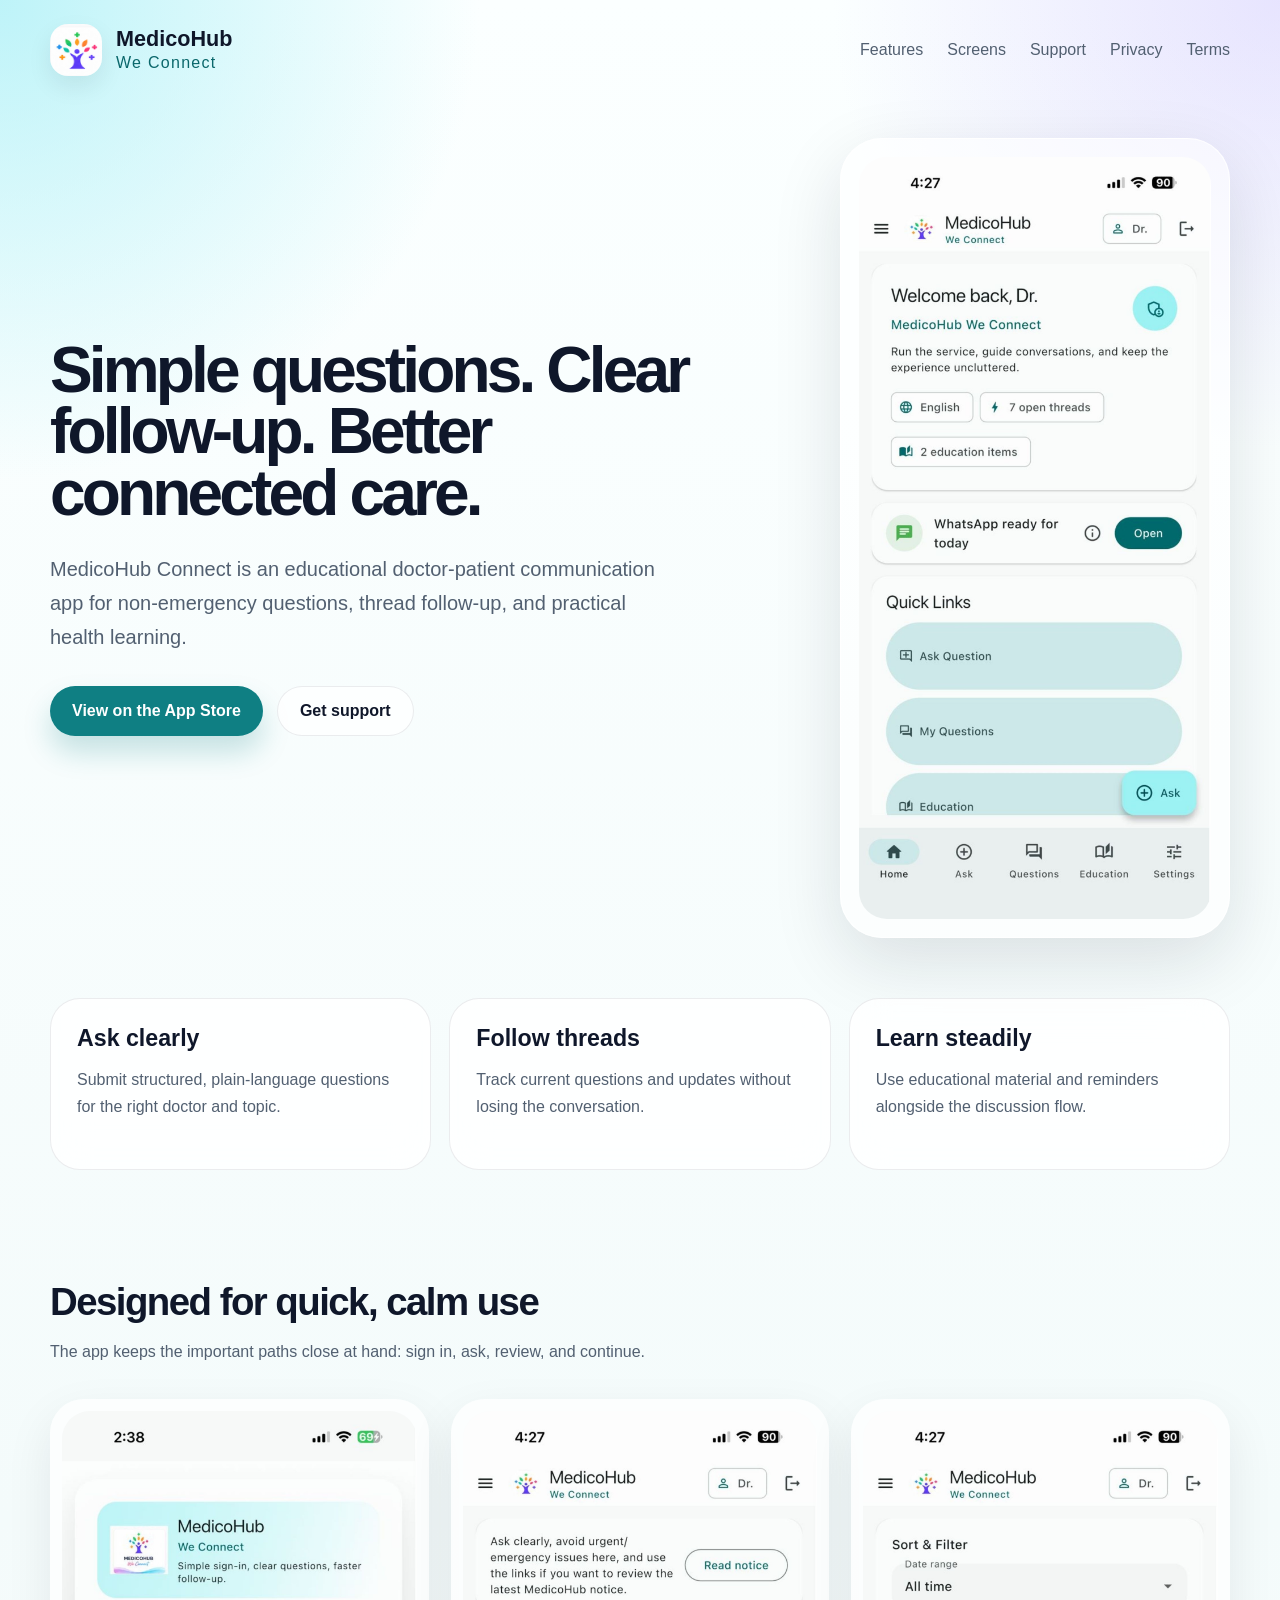
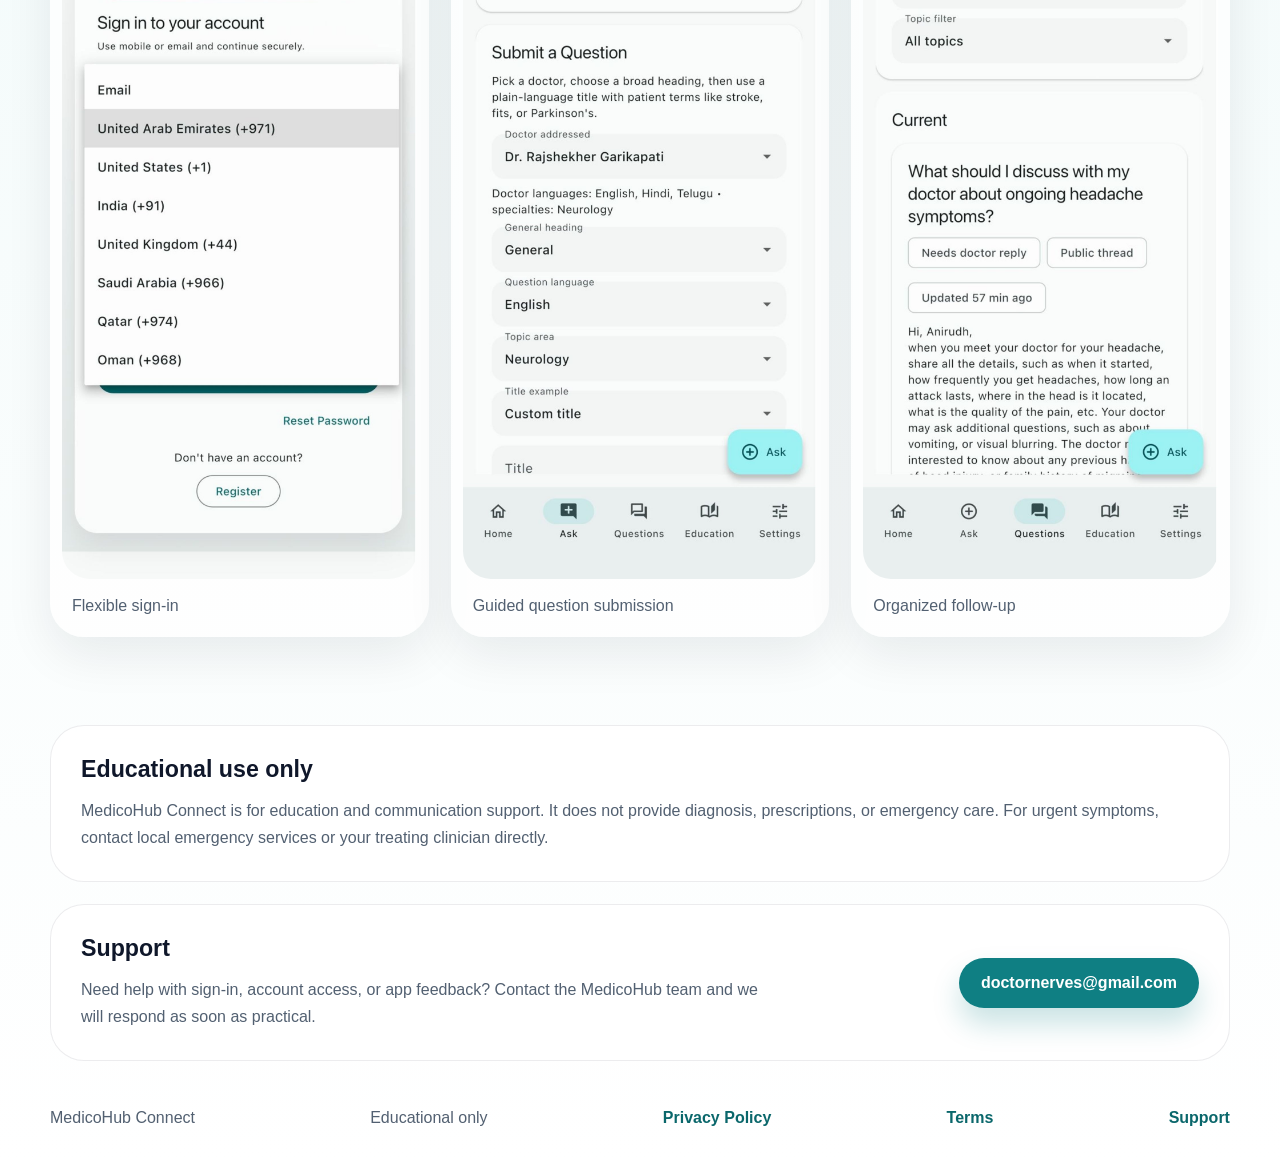
<file: docs/index.html>
<!doctype html>
<html lang="en">
  <head>
    <meta charset="utf-8" />
    <meta name="viewport" content="width=device-width, initial-scale=1" />
    <title>MedicoHub Connect</title>
    <meta
      name="description"
      content="MedicoHub Connect helps patients ask clearer non-emergency questions, follow thread updates, and read educational material from their care team."
    />
    <link rel="stylesheet" href="./site.css" />
  </head>
  <body>
    <header class="topbar">
      <a class="brand" href="#top" aria-label="MedicoHub Connect home">
        <img src="./site-assets/medicohub_icon_light.png" alt="" />
        <span>
          <strong>MedicoHub</strong>
          <em>We Connect</em>
        </span>
      </a>
      <nav aria-label="Primary">
        <a href="#features">Features</a>
        <a href="#screens">Screens</a>
        <a href="#support">Support</a>
        <a href="./privacy.html">Privacy</a>
        <a href="./terms.html">Terms</a>
      </nav>
    </header>

    <main id="top">
      <section class="hero">
        <div class="hero-copy">
          <h1>Simple questions. Clear follow-up. Better connected care.</h1>
          <p>
            MedicoHub Connect is an educational doctor-patient communication app for
            non-emergency questions, thread follow-up, and practical health learning.
          </p>
          <div class="hero-actions">
            <a class="button primary" href="https://apps.apple.com/app/medicohub-connect/id6767483522">
              View on the App Store
            </a>
            <a class="button secondary" href="#support">Get support</a>
          </div>
        </div>
        <div class="hero-device" aria-hidden="true">
          <img src="./site-assets/home.jpg" alt="" />
        </div>
      </section>

      <section id="features" class="feature-band">
        <article>
          <h2>Ask clearly</h2>
          <p>Submit structured, plain-language questions for the right doctor and topic.</p>
        </article>
        <article>
          <h2>Follow threads</h2>
          <p>Track current questions and updates without losing the conversation.</p>
        </article>
        <article>
          <h2>Learn steadily</h2>
          <p>Use educational material and reminders alongside the discussion flow.</p>
        </article>
      </section>

      <section id="screens" class="screens">
        <div class="section-heading">
          <h2>Designed for quick, calm use</h2>
          <p>
            The app keeps the important paths close at hand: sign in, ask, review, and continue.
          </p>
        </div>
        <div class="screen-grid">
          <figure>
            <img src="./site-assets/signin.jpg" alt="Sign-in screen with email option." />
            <figcaption>Flexible sign-in</figcaption>
          </figure>
          <figure>
            <img src="./site-assets/ask.jpg" alt="Ask question screen." />
            <figcaption>Guided question submission</figcaption>
          </figure>
          <figure>
            <img src="./site-assets/questions.jpg" alt="Questions screen with sort and filter controls." />
            <figcaption>Organized follow-up</figcaption>
          </figure>
        </div>
      </section>

      <section class="notice">
        <h2>Educational use only</h2>
        <p>
          MedicoHub Connect is for education and communication support. It does not provide
          diagnosis, prescriptions, or emergency care. For urgent symptoms, contact local emergency
          services or your treating clinician directly.
        </p>
      </section>

      <section id="support" class="support">
        <div>
          <h2>Support</h2>
          <p>
            Need help with sign-in, account access, or app feedback? Contact the MedicoHub team and
            we will respond as soon as practical.
          </p>
        </div>
        <a class="button primary" href="mailto:doctornerves@gmail.com">doctornerves@gmail.com</a>
      </section>
    </main>

    <footer>
      <span>MedicoHub Connect</span>
      <span>Educational only</span>
      <a href="./privacy.html">Privacy Policy</a>
      <a href="./terms.html">Terms</a>
      <a href="./support.html">Support</a>
    </footer>
  </body>
</html>
</file>
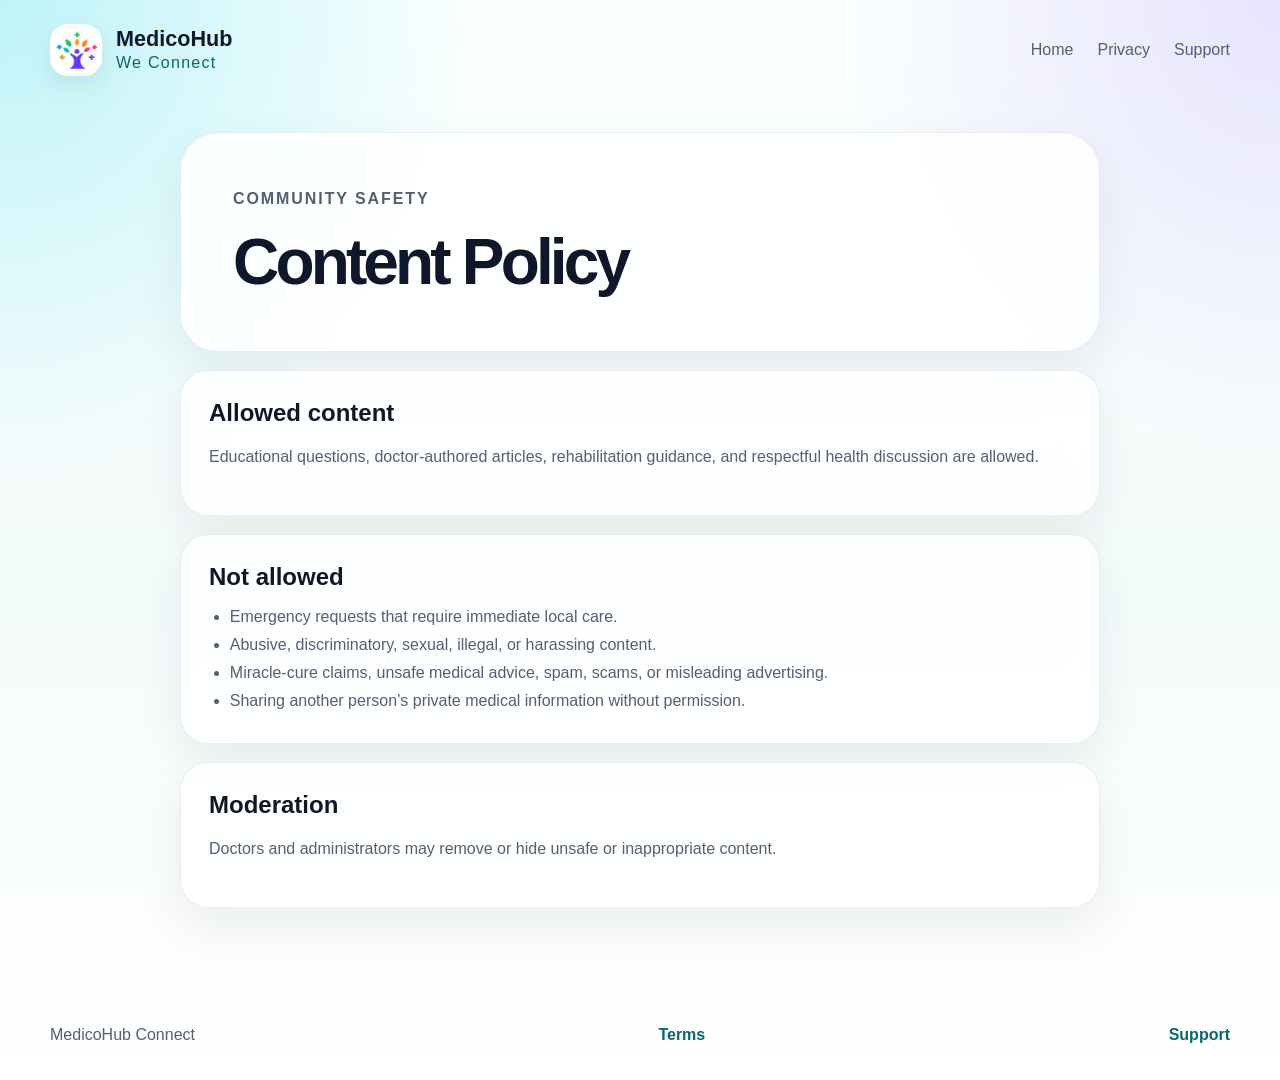
<file: docs/content-policy.html>
<!doctype html>
<html lang="en">
  <head>
    <meta charset="utf-8" />
    <meta name="viewport" content="width=device-width, initial-scale=1" />
    <title>Content Policy | MedicoHub Connect</title>
    <link rel="stylesheet" href="./site.css" />
  </head>
  <body>
    <header class="topbar">
      <a class="brand" href="./"><img src="./site-assets/medicohub_icon_light.png" alt="" /><span><strong>MedicoHub</strong><em>We Connect</em></span></a>
      <nav aria-label="Primary"><a href="./">Home</a><a href="./privacy.html">Privacy</a><a href="./support.html">Support</a></nav>
    </header>
    <main class="legal-page">
      <section class="legal-hero">
        <p class="eyebrow">Community safety</p>
        <h1>Content Policy</h1>
      </section>
      <section class="legal-card">
        <h2>Allowed content</h2>
        <p>Educational questions, doctor-authored articles, rehabilitation guidance, and respectful health discussion are allowed.</p>
      </section>
      <section class="legal-card">
        <h2>Not allowed</h2>
        <ul>
          <li>Emergency requests that require immediate local care.</li>
          <li>Abusive, discriminatory, sexual, illegal, or harassing content.</li>
          <li>Miracle-cure claims, unsafe medical advice, spam, scams, or misleading advertising.</li>
          <li>Sharing another person’s private medical information without permission.</li>
        </ul>
      </section>
      <section class="legal-card">
        <h2>Moderation</h2>
        <p>Doctors and administrators may remove or hide unsafe or inappropriate content.</p>
      </section>
    </main>
    <footer><span>MedicoHub Connect</span><a href="./terms.html">Terms</a><a href="./support.html">Support</a></footer>
  </body>
</html>
</file>
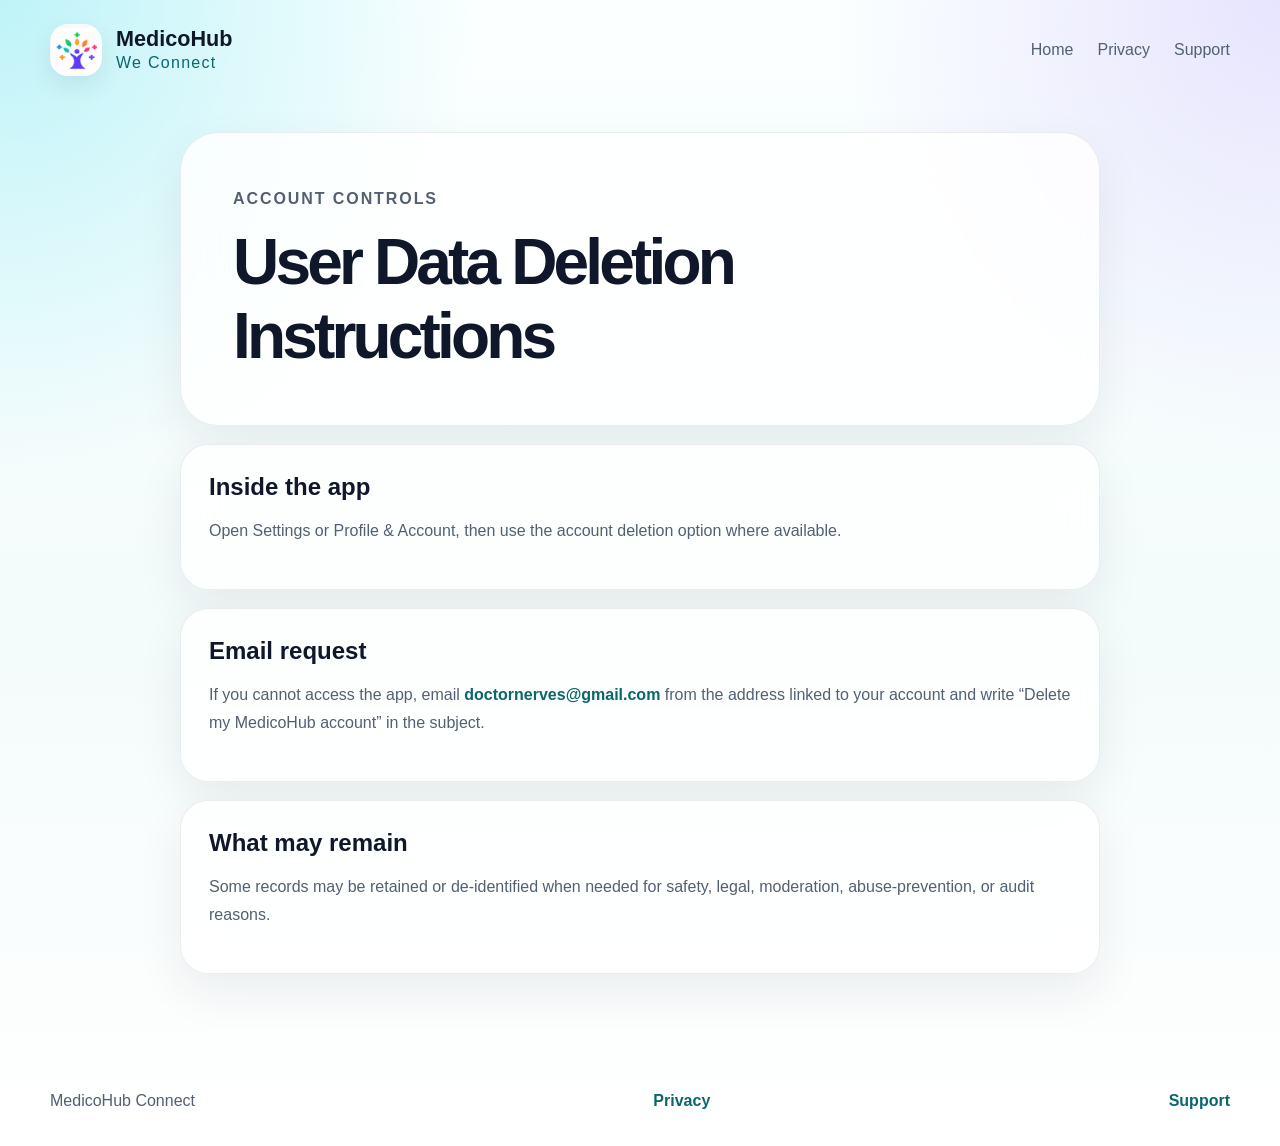
<file: docs/delete-account.html>
<!doctype html>
<html lang="en">
  <head>
    <meta charset="utf-8" />
    <meta name="viewport" content="width=device-width, initial-scale=1" />
    <title>Delete Account | MedicoHub Connect</title>
    <link rel="stylesheet" href="./site.css" />
  </head>
  <body>
    <header class="topbar">
      <a class="brand" href="./"><img src="./site-assets/medicohub_icon_light.png" alt="" /><span><strong>MedicoHub</strong><em>We Connect</em></span></a>
      <nav aria-label="Primary"><a href="./">Home</a><a href="./privacy.html">Privacy</a><a href="./support.html">Support</a></nav>
    </header>
    <main class="legal-page">
      <section class="legal-hero">
        <p class="eyebrow">Account controls</p>
        <h1>User Data Deletion Instructions</h1>
      </section>
      <section class="legal-card">
        <h2>Inside the app</h2>
        <p>Open Settings or Profile & Account, then use the account deletion option where available.</p>
      </section>
      <section class="legal-card">
        <h2>Email request</h2>
        <p>
          If you cannot access the app, email
          <a href="mailto:doctornerves@gmail.com">doctornerves@gmail.com</a> from the address linked
          to your account and write “Delete my MedicoHub account” in the subject.
        </p>
      </section>
      <section class="legal-card">
        <h2>What may remain</h2>
        <p>
          Some records may be retained or de-identified when needed for safety, legal,
          moderation, abuse-prevention, or audit reasons.
        </p>
      </section>
    </main>
    <footer><span>MedicoHub Connect</span><a href="./privacy.html">Privacy</a><a href="./support.html">Support</a></footer>
  </body>
</html>
</file>
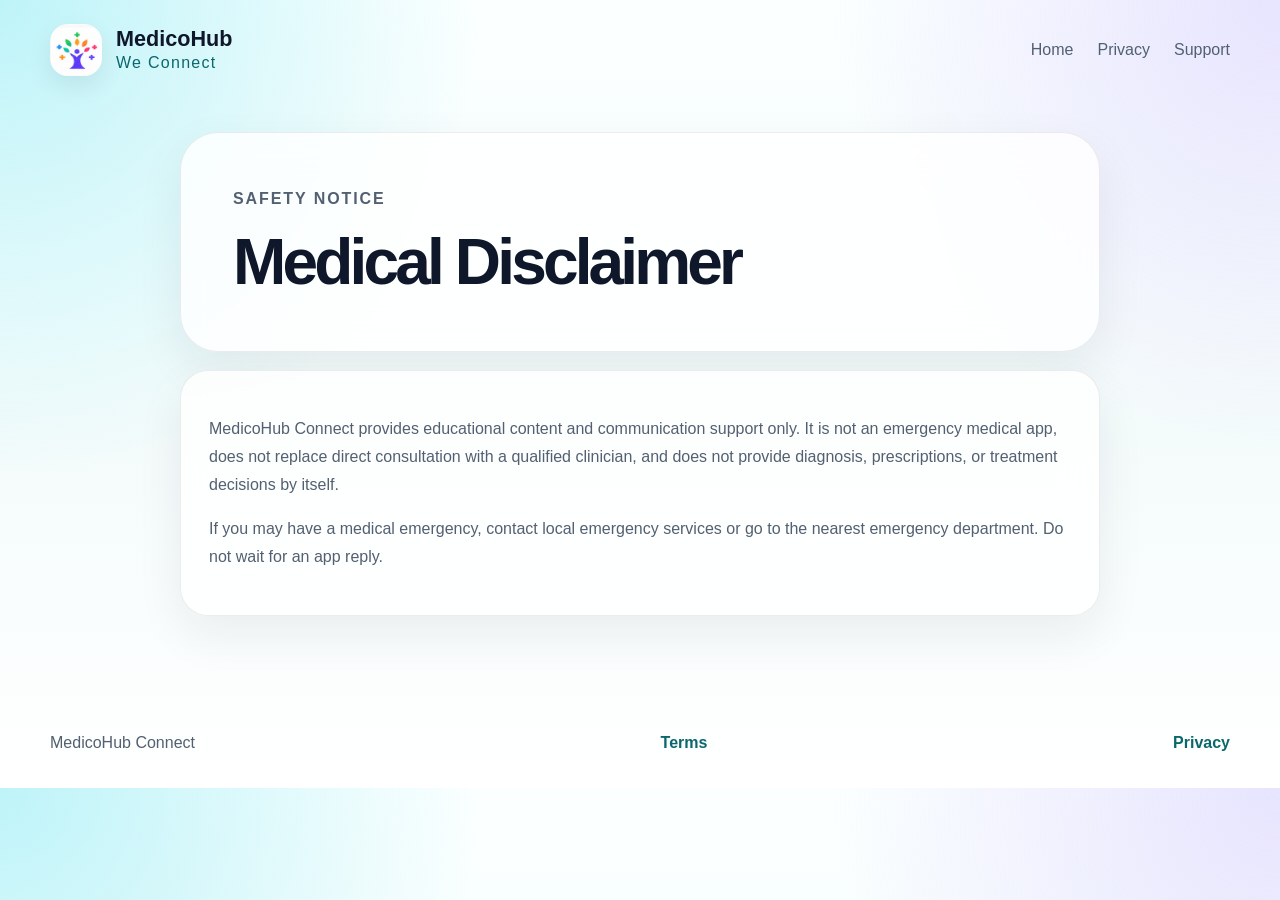
<file: docs/disclaimer.html>
<!doctype html>
<html lang="en">
  <head>
    <meta charset="utf-8" />
    <meta name="viewport" content="width=device-width, initial-scale=1" />
    <title>Medical Disclaimer | MedicoHub Connect</title>
    <link rel="stylesheet" href="./site.css" />
  </head>
  <body>
    <header class="topbar">
      <a class="brand" href="./"><img src="./site-assets/medicohub_icon_light.png" alt="" /><span><strong>MedicoHub</strong><em>We Connect</em></span></a>
      <nav aria-label="Primary"><a href="./">Home</a><a href="./privacy.html">Privacy</a><a href="./support.html">Support</a></nav>
    </header>
    <main class="legal-page">
      <section class="legal-hero">
        <p class="eyebrow">Safety notice</p>
        <h1>Medical Disclaimer</h1>
      </section>
      <section class="legal-card">
        <p>
          MedicoHub Connect provides educational content and communication support only.
          It is not an emergency medical app, does not replace direct consultation with a
          qualified clinician, and does not provide diagnosis, prescriptions, or treatment
          decisions by itself.
        </p>
        <p>
          If you may have a medical emergency, contact local emergency services or go to
          the nearest emergency department. Do not wait for an app reply.
        </p>
      </section>
    </main>
    <footer><span>MedicoHub Connect</span><a href="./terms.html">Terms</a><a href="./privacy.html">Privacy</a></footer>
  </body>
</html>
</file>
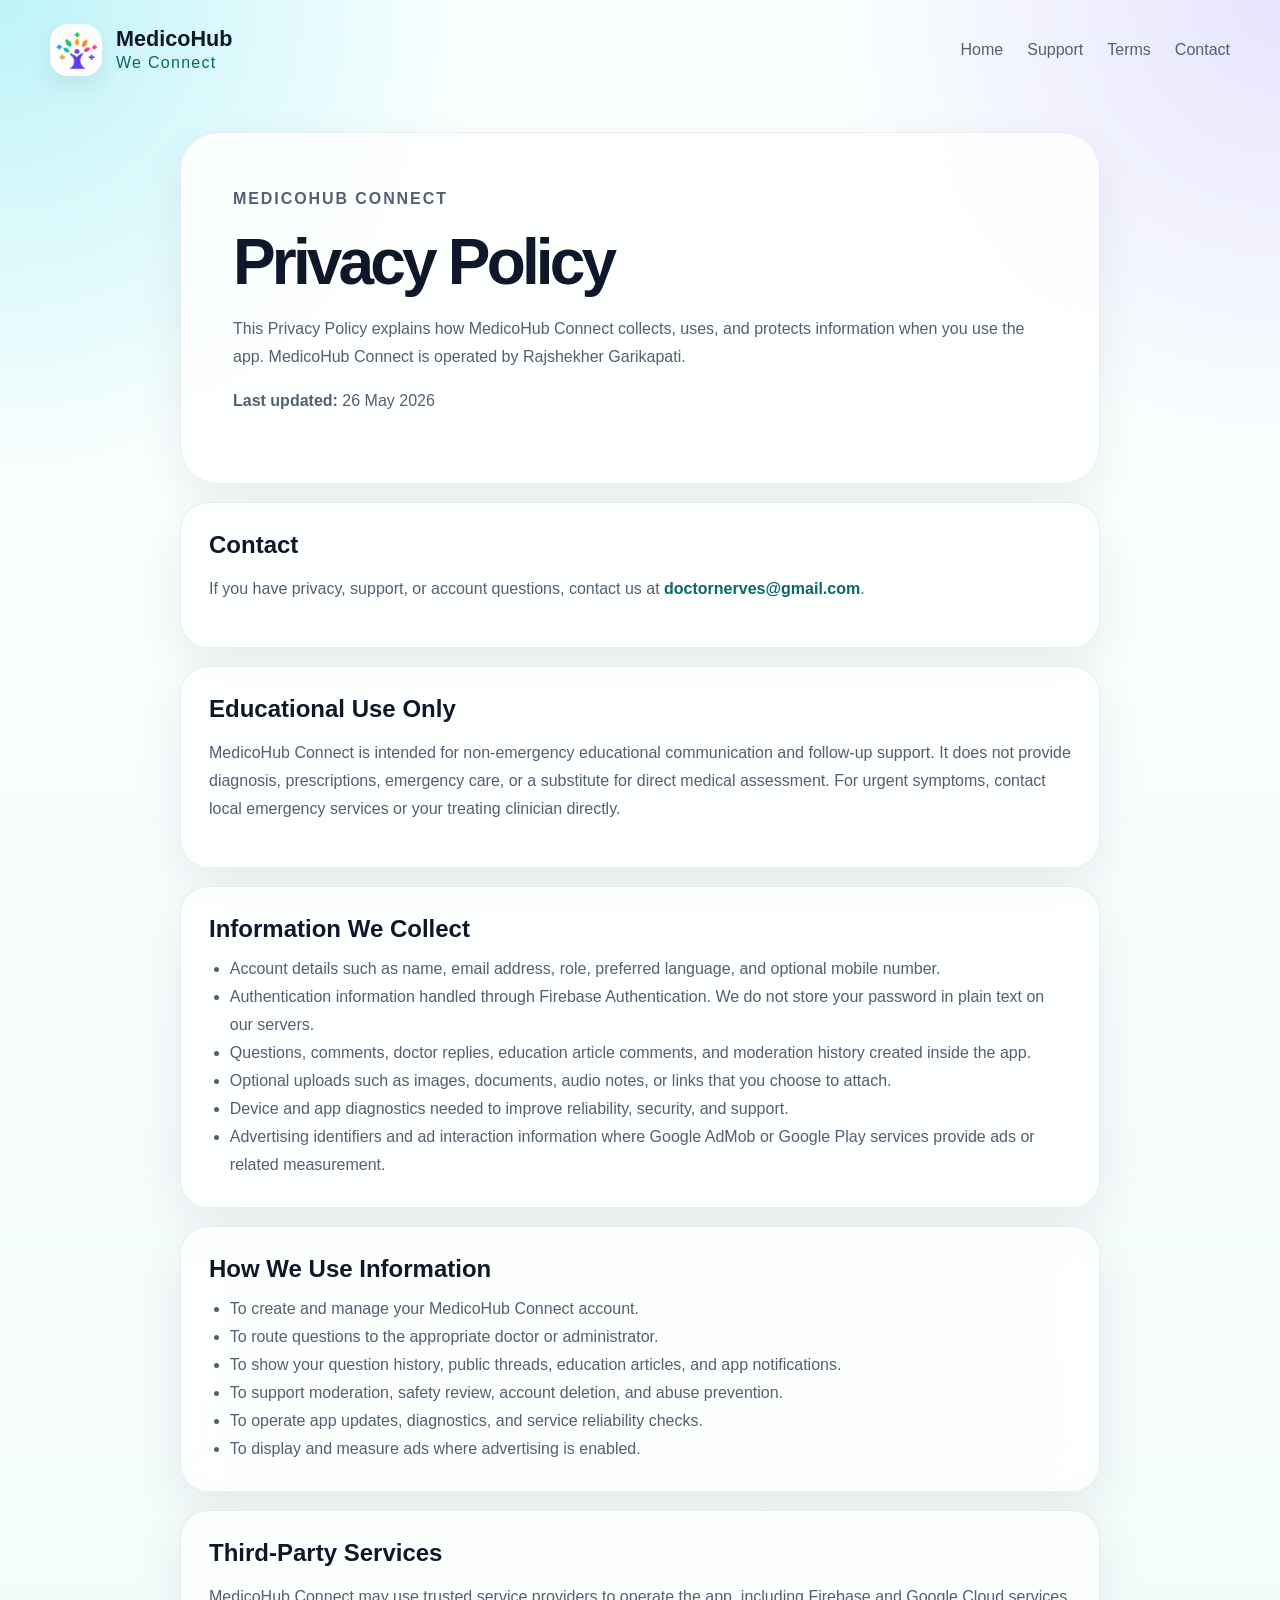
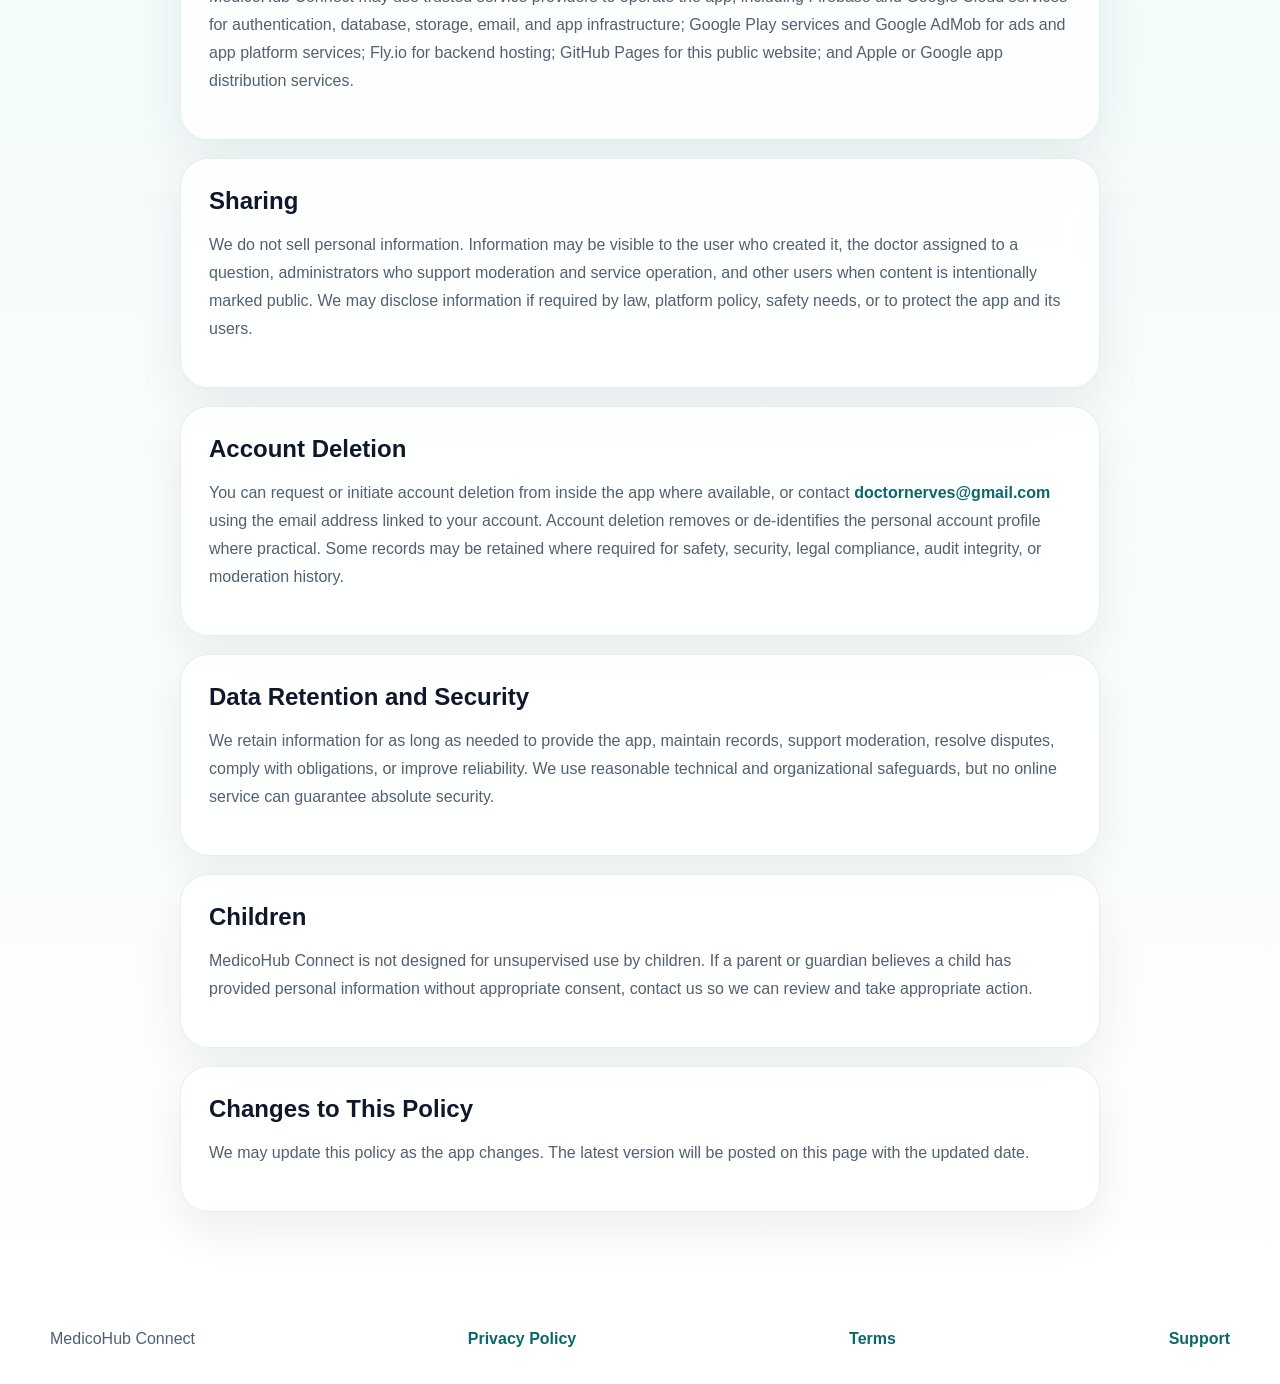
<file: docs/privacy.html>
<!doctype html>
<html lang="en">
  <head>
    <meta charset="utf-8" />
    <meta name="viewport" content="width=device-width, initial-scale=1" />
    <title>Privacy Policy | MedicoHub Connect</title>
    <meta
      name="description"
      content="Privacy Policy for MedicoHub Connect, an educational doctor-patient communication app by Rajshekher Garikapati."
    />
    <link rel="stylesheet" href="./site.css" />
  </head>
  <body>
    <header class="topbar">
      <a class="brand" href="./" aria-label="MedicoHub Connect home">
        <img src="./site-assets/medicohub_icon_light.png" alt="" />
        <span>
          <strong>MedicoHub</strong>
          <em>We Connect</em>
        </span>
      </a>
      <nav aria-label="Primary">
        <a href="./">Home</a>
        <a href="./#support">Support</a>
        <a href="./terms.html">Terms</a>
        <a href="mailto:doctornerves@gmail.com">Contact</a>
      </nav>
    </header>

    <main class="legal-page">
      <section class="legal-hero">
        <p class="eyebrow">MedicoHub Connect</p>
        <h1>Privacy Policy</h1>
        <p>
          This Privacy Policy explains how MedicoHub Connect collects, uses, and protects
          information when you use the app. MedicoHub Connect is operated by Rajshekher
          Garikapati.
        </p>
        <p><strong>Last updated:</strong> 26 May 2026</p>
      </section>

      <section class="legal-card">
        <h2>Contact</h2>
        <p>
          If you have privacy, support, or account questions, contact us at
          <a href="mailto:doctornerves@gmail.com">doctornerves@gmail.com</a>.
        </p>
      </section>

      <section class="legal-card">
        <h2>Educational Use Only</h2>
        <p>
          MedicoHub Connect is intended for non-emergency educational communication and
          follow-up support. It does not provide diagnosis, prescriptions, emergency care, or
          a substitute for direct medical assessment. For urgent symptoms, contact local
          emergency services or your treating clinician directly.
        </p>
      </section>

      <section class="legal-card">
        <h2>Information We Collect</h2>
        <ul>
          <li>Account details such as name, email address, role, preferred language, and optional mobile number.</li>
          <li>Authentication information handled through Firebase Authentication. We do not store your password in plain text on our servers.</li>
          <li>Questions, comments, doctor replies, education article comments, and moderation history created inside the app.</li>
          <li>Optional uploads such as images, documents, audio notes, or links that you choose to attach.</li>
          <li>Device and app diagnostics needed to improve reliability, security, and support.</li>
          <li>Advertising identifiers and ad interaction information where Google AdMob or Google Play services provide ads or related measurement.</li>
        </ul>
      </section>

      <section class="legal-card">
        <h2>How We Use Information</h2>
        <ul>
          <li>To create and manage your MedicoHub Connect account.</li>
          <li>To route questions to the appropriate doctor or administrator.</li>
          <li>To show your question history, public threads, education articles, and app notifications.</li>
          <li>To support moderation, safety review, account deletion, and abuse prevention.</li>
          <li>To operate app updates, diagnostics, and service reliability checks.</li>
          <li>To display and measure ads where advertising is enabled.</li>
        </ul>
      </section>

      <section class="legal-card">
        <h2>Third-Party Services</h2>
        <p>
          MedicoHub Connect may use trusted service providers to operate the app, including
          Firebase and Google Cloud services for authentication, database, storage, email, and
          app infrastructure; Google Play services and Google AdMob for ads and app platform
          services; Fly.io for backend hosting; GitHub Pages for this public website; and Apple
          or Google app distribution services.
        </p>
      </section>

      <section class="legal-card">
        <h2>Sharing</h2>
        <p>
          We do not sell personal information. Information may be visible to the user who
          created it, the doctor assigned to a question, administrators who support moderation
          and service operation, and other users when content is intentionally marked public.
          We may disclose information if required by law, platform policy, safety needs, or
          to protect the app and its users.
        </p>
      </section>

      <section class="legal-card">
        <h2>Account Deletion</h2>
        <p>
          You can request or initiate account deletion from inside the app where available, or
          contact <a href="mailto:doctornerves@gmail.com">doctornerves@gmail.com</a> using the
          email address linked to your account. Account deletion removes or de-identifies the
          personal account profile where practical. Some records may be retained where required
          for safety, security, legal compliance, audit integrity, or moderation history.
        </p>
      </section>

      <section class="legal-card">
        <h2>Data Retention and Security</h2>
        <p>
          We retain information for as long as needed to provide the app, maintain records,
          support moderation, resolve disputes, comply with obligations, or improve reliability.
          We use reasonable technical and organizational safeguards, but no online service can
          guarantee absolute security.
        </p>
      </section>

      <section class="legal-card">
        <h2>Children</h2>
        <p>
          MedicoHub Connect is not designed for unsupervised use by children. If a parent or
          guardian believes a child has provided personal information without appropriate
          consent, contact us so we can review and take appropriate action.
        </p>
      </section>

      <section class="legal-card">
        <h2>Changes to This Policy</h2>
        <p>
          We may update this policy as the app changes. The latest version will be posted on
          this page with the updated date.
        </p>
      </section>
    </main>

    <footer>
      <span>MedicoHub Connect</span>
      <a href="./privacy.html">Privacy Policy</a>
      <a href="./terms.html">Terms</a>
      <a href="./support.html">Support</a>
    </footer>
  </body>
</html>
</file>
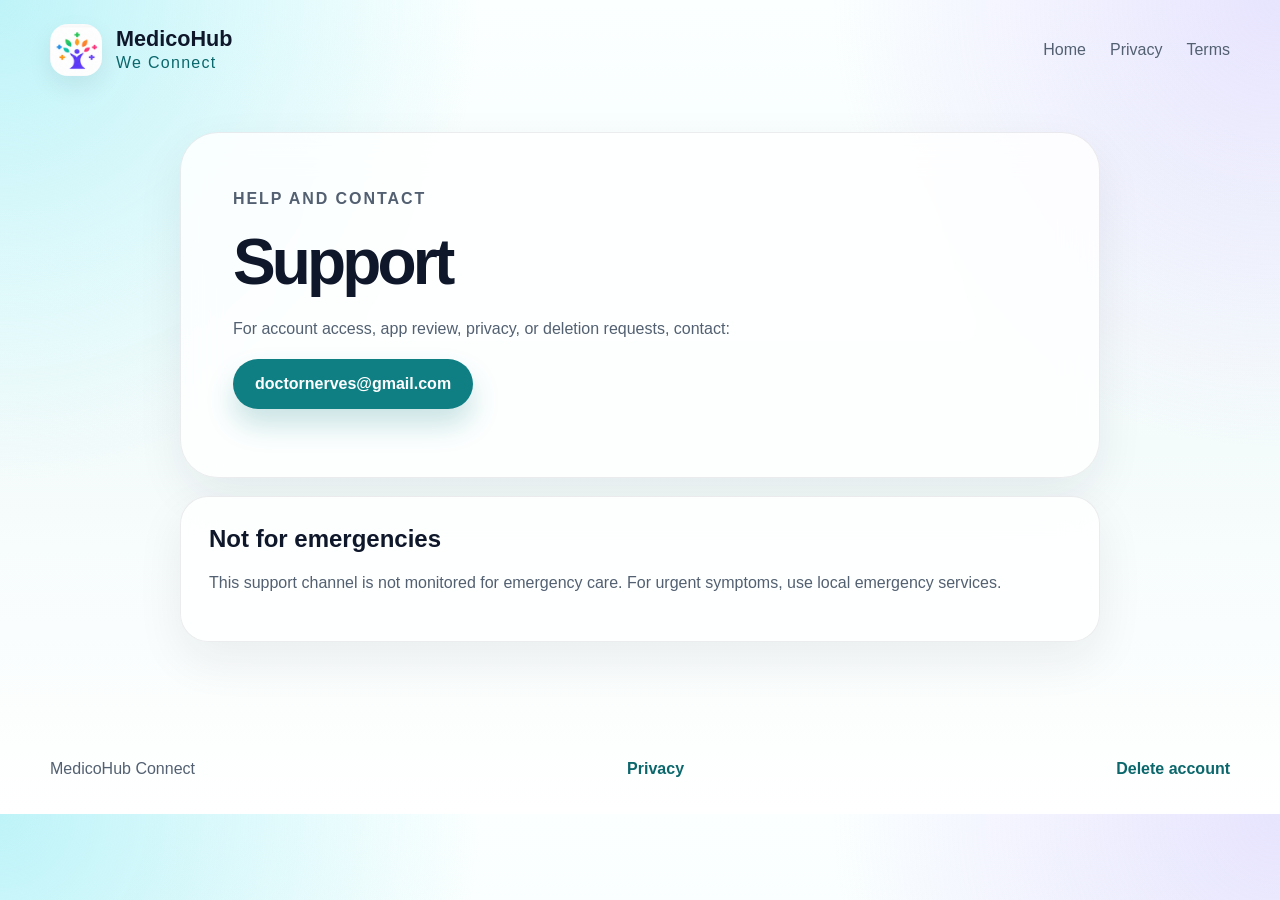
<file: docs/support.html>
<!doctype html>
<html lang="en">
  <head>
    <meta charset="utf-8" />
    <meta name="viewport" content="width=device-width, initial-scale=1" />
    <title>Support | MedicoHub Connect</title>
    <link rel="stylesheet" href="./site.css" />
  </head>
  <body>
    <header class="topbar">
      <a class="brand" href="./"><img src="./site-assets/medicohub_icon_light.png" alt="" /><span><strong>MedicoHub</strong><em>We Connect</em></span></a>
      <nav aria-label="Primary"><a href="./">Home</a><a href="./privacy.html">Privacy</a><a href="./terms.html">Terms</a></nav>
    </header>
    <main class="legal-page">
      <section class="legal-hero">
        <p class="eyebrow">Help and contact</p>
        <h1>Support</h1>
        <p>For account access, app review, privacy, or deletion requests, contact:</p>
        <p><a class="button primary" href="mailto:doctornerves@gmail.com">doctornerves@gmail.com</a></p>
      </section>
      <section class="legal-card">
        <h2>Not for emergencies</h2>
        <p>
          This support channel is not monitored for emergency care. For urgent symptoms,
          use local emergency services.
        </p>
      </section>
    </main>
    <footer><span>MedicoHub Connect</span><a href="./privacy.html">Privacy</a><a href="./delete-account.html">Delete account</a></footer>
  </body>
</html>
</file>
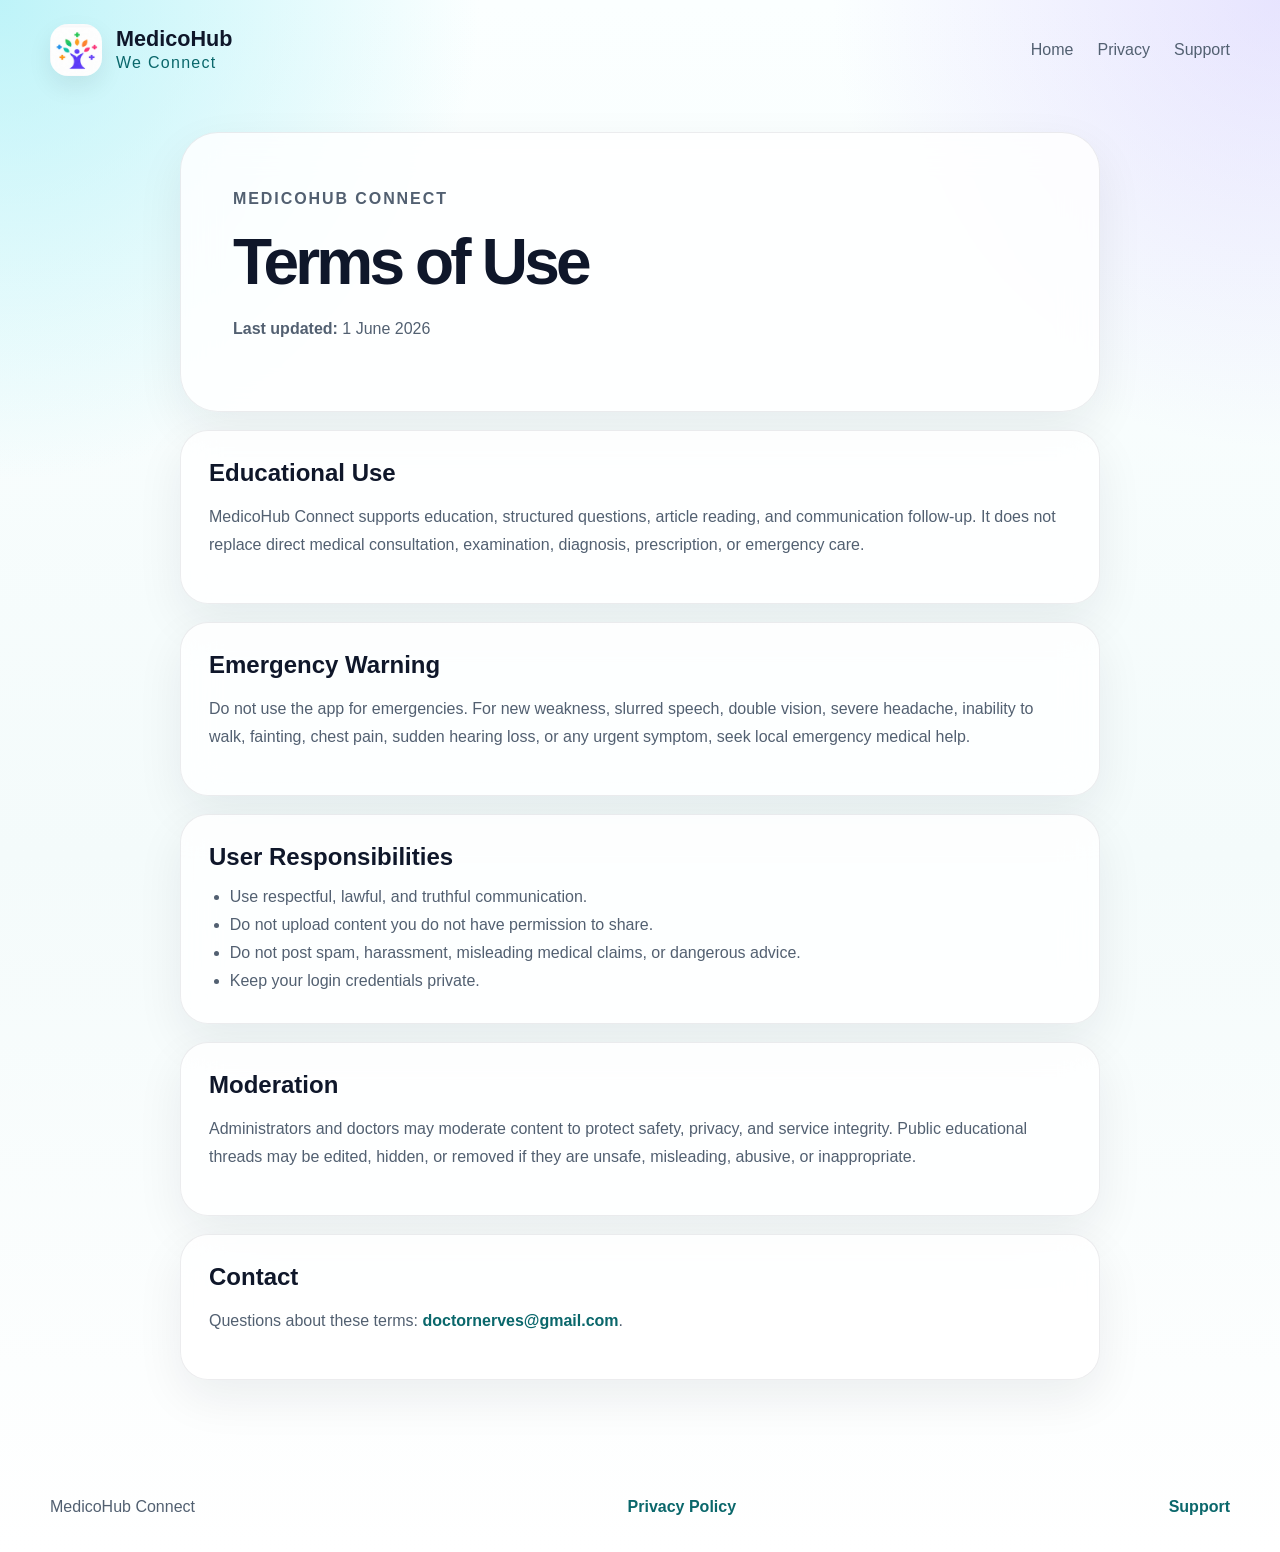
<file: docs/terms.html>
<!doctype html>
<html lang="en">
  <head>
    <meta charset="utf-8" />
    <meta name="viewport" content="width=device-width, initial-scale=1" />
    <title>Terms of Use | MedicoHub Connect</title>
    <meta
      name="description"
      content="Terms of Use for MedicoHub Connect, an educational doctor-patient communication app."
    />
    <link rel="stylesheet" href="./site.css" />
  </head>
  <body>
    <header class="topbar">
      <a class="brand" href="./" aria-label="MedicoHub Connect home">
        <img src="./site-assets/medicohub_icon_light.png" alt="" />
        <span><strong>MedicoHub</strong><em>We Connect</em></span>
      </a>
      <nav aria-label="Primary">
        <a href="./">Home</a>
        <a href="./privacy.html">Privacy</a>
        <a href="./support.html">Support</a>
      </nav>
    </header>
    <main class="legal-page">
      <section class="legal-hero">
        <p class="eyebrow">MedicoHub Connect</p>
        <h1>Terms of Use</h1>
        <p><strong>Last updated:</strong> 1 June 2026</p>
      </section>
      <section class="legal-card">
        <h2>Educational Use</h2>
        <p>
          MedicoHub Connect supports education, structured questions, article reading, and
          communication follow-up. It does not replace direct medical consultation,
          examination, diagnosis, prescription, or emergency care.
        </p>
      </section>
      <section class="legal-card">
        <h2>Emergency Warning</h2>
        <p>
          Do not use the app for emergencies. For new weakness, slurred speech, double
          vision, severe headache, inability to walk, fainting, chest pain, sudden hearing
          loss, or any urgent symptom, seek local emergency medical help.
        </p>
      </section>
      <section class="legal-card">
        <h2>User Responsibilities</h2>
        <ul>
          <li>Use respectful, lawful, and truthful communication.</li>
          <li>Do not upload content you do not have permission to share.</li>
          <li>Do not post spam, harassment, misleading medical claims, or dangerous advice.</li>
          <li>Keep your login credentials private.</li>
        </ul>
      </section>
      <section class="legal-card">
        <h2>Moderation</h2>
        <p>
          Administrators and doctors may moderate content to protect safety, privacy, and
          service integrity. Public educational threads may be edited, hidden, or removed if
          they are unsafe, misleading, abusive, or inappropriate.
        </p>
      </section>
      <section class="legal-card">
        <h2>Contact</h2>
        <p>Questions about these terms: <a href="mailto:doctornerves@gmail.com">doctornerves@gmail.com</a>.</p>
      </section>
    </main>
    <footer>
      <span>MedicoHub Connect</span>
      <a href="./privacy.html">Privacy Policy</a>
      <a href="./support.html">Support</a>
    </footer>
  </body>
</html>
</file>
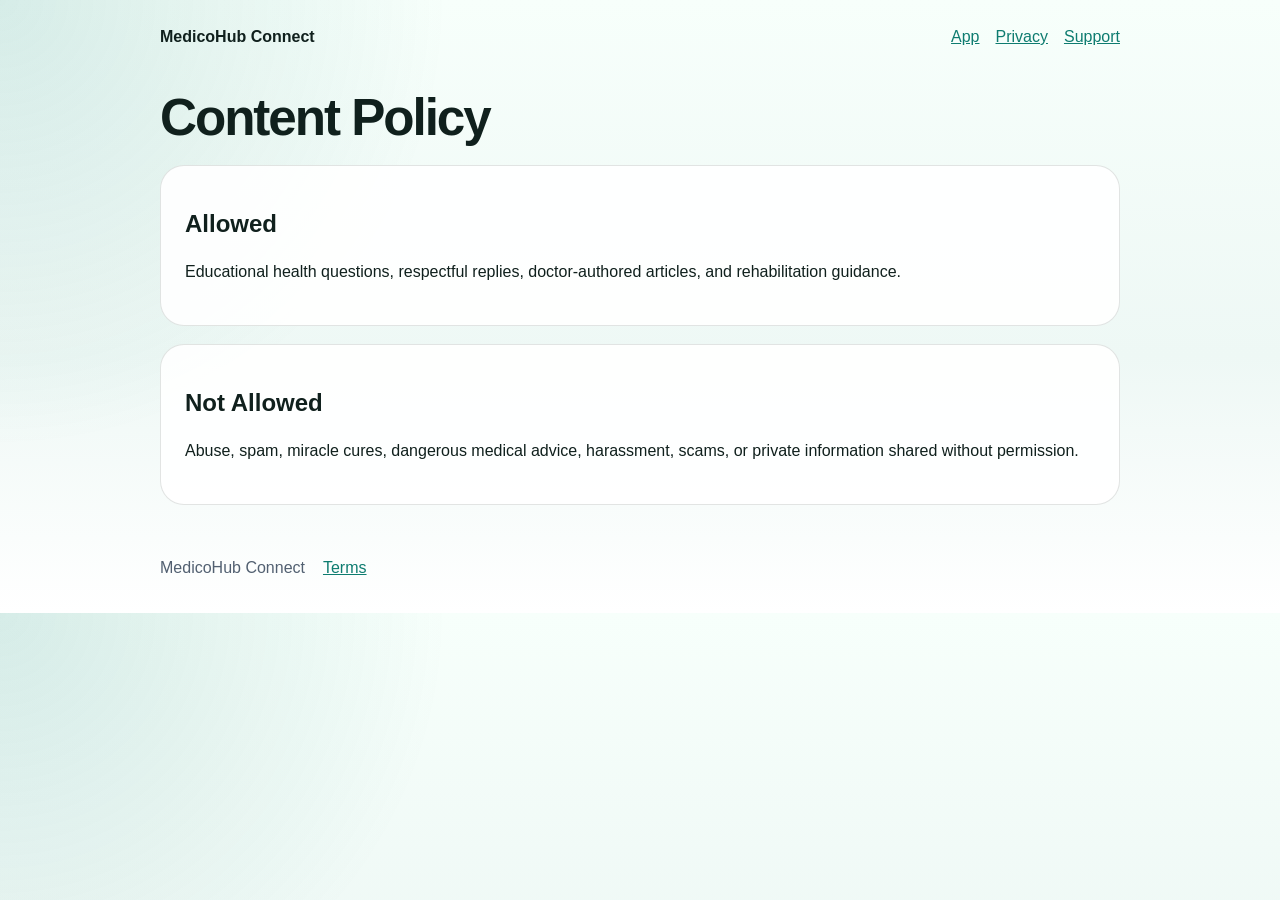
<file: frontend_flutter/web/content-policy.html>
<!doctype html>
<html lang="en">
  <head>
    <meta charset="utf-8" />
    <meta name="viewport" content="width=device-width, initial-scale=1" />
    <title>Content Policy | MedicoHub Connect</title>
    <link rel="stylesheet" href="legal.css" />
  </head>
  <body>
    <header><strong>MedicoHub Connect</strong><nav><a href="/">App</a><a href="/privacy">Privacy</a><a href="/support">Support</a></nav></header>
    <main>
      <h1>Content Policy</h1>
      <section class="card">
        <h2>Allowed</h2>
        <p>Educational health questions, respectful replies, doctor-authored articles, and rehabilitation guidance.</p>
      </section>
      <section class="card">
        <h2>Not Allowed</h2>
        <p>Abuse, spam, miracle cures, dangerous medical advice, harassment, scams, or private information shared without permission.</p>
      </section>
    </main>
    <footer><span>MedicoHub Connect</span><a href="/terms">Terms</a></footer>
  </body>
</html>
</file>
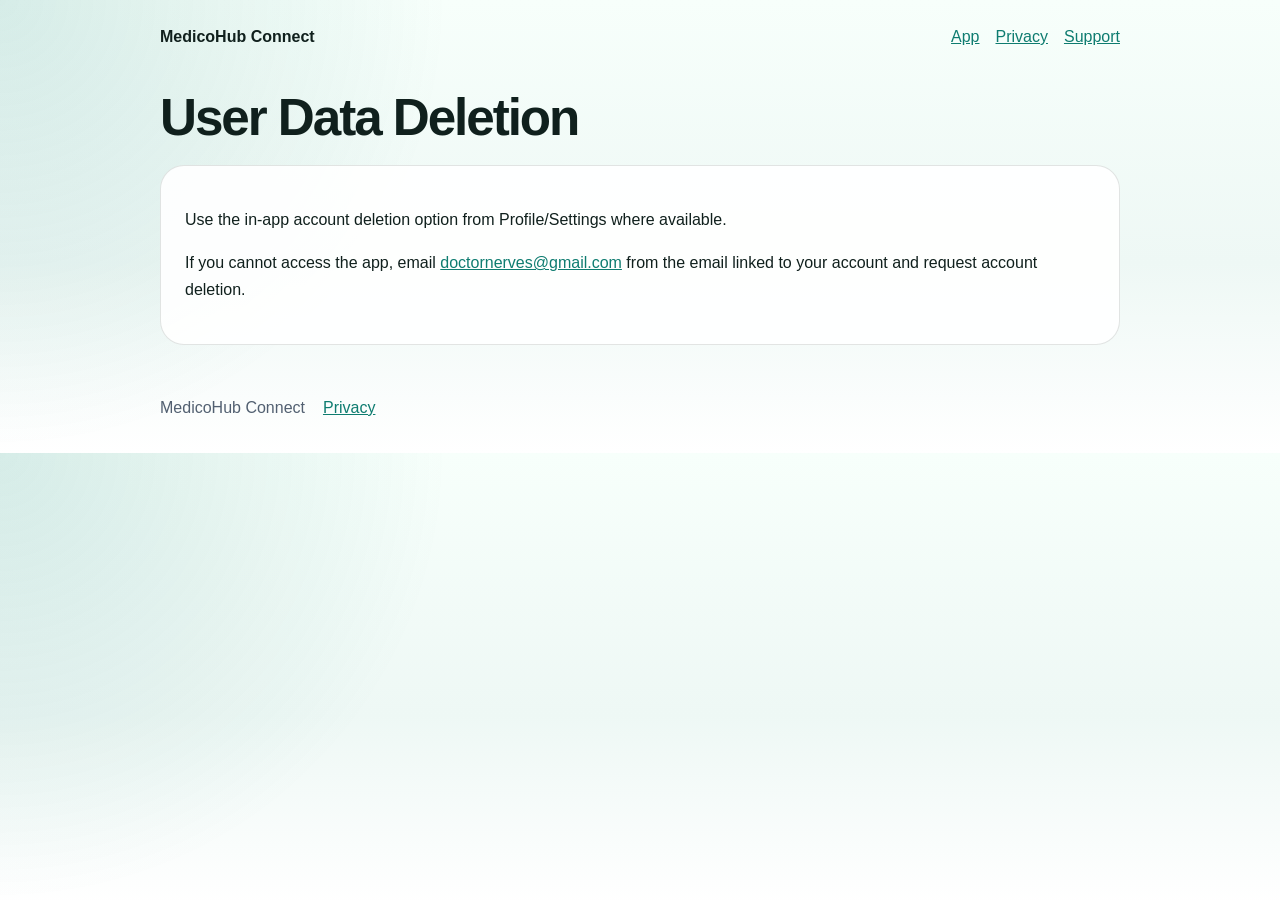
<file: frontend_flutter/web/delete-account.html>
<!doctype html>
<html lang="en">
  <head>
    <meta charset="utf-8" />
    <meta name="viewport" content="width=device-width, initial-scale=1" />
    <title>Delete Account | MedicoHub Connect</title>
    <link rel="stylesheet" href="legal.css" />
  </head>
  <body>
    <header><strong>MedicoHub Connect</strong><nav><a href="/">App</a><a href="/privacy">Privacy</a><a href="/support">Support</a></nav></header>
    <main>
      <h1>User Data Deletion</h1>
      <section class="card">
        <p>Use the in-app account deletion option from Profile/Settings where available.</p>
        <p>
          If you cannot access the app, email
          <a href="mailto:doctornerves@gmail.com">doctornerves@gmail.com</a>
          from the email linked to your account and request account deletion.
        </p>
      </section>
    </main>
    <footer><span>MedicoHub Connect</span><a href="/privacy">Privacy</a></footer>
  </body>
</html>
</file>
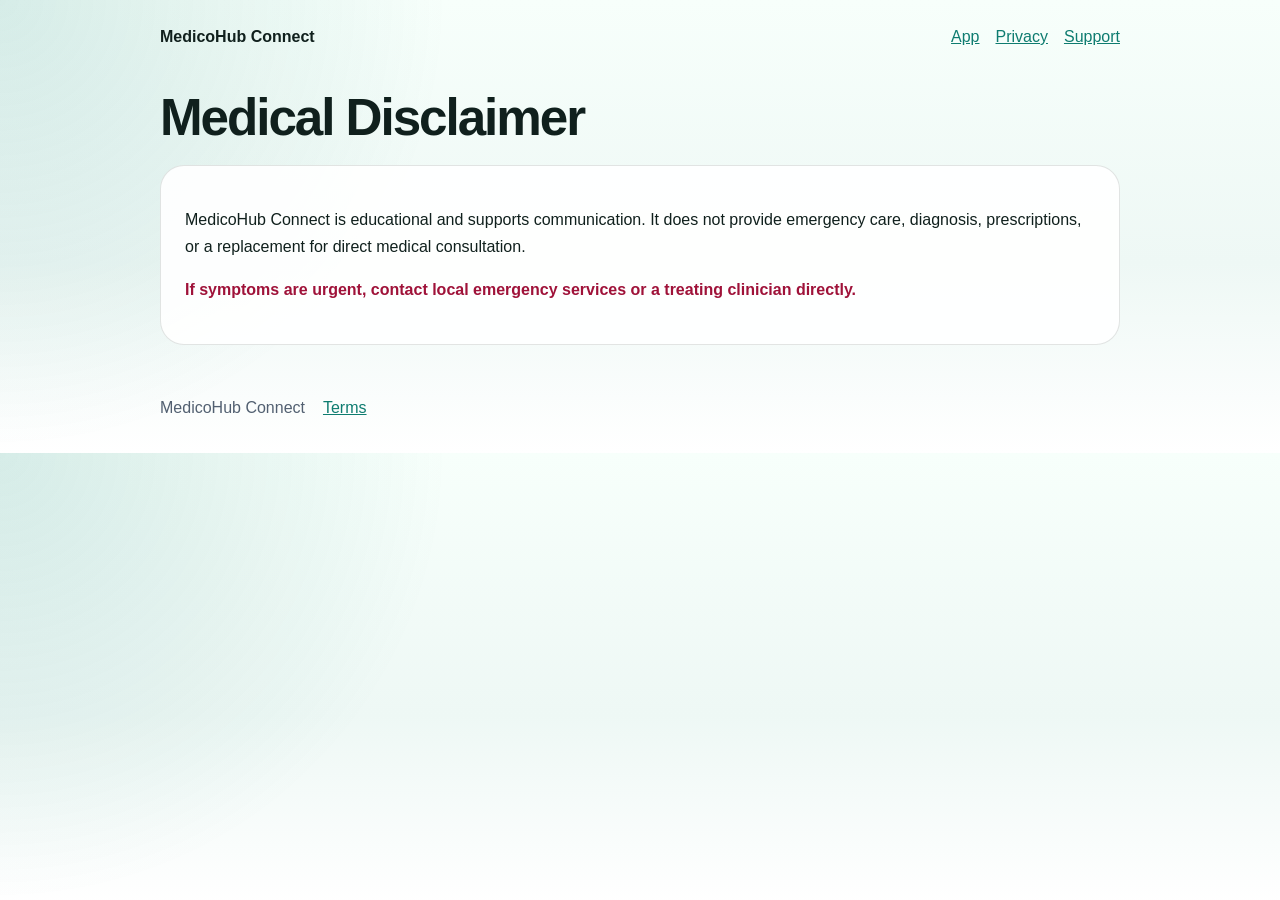
<file: frontend_flutter/web/disclaimer.html>
<!doctype html>
<html lang="en">
  <head>
    <meta charset="utf-8" />
    <meta name="viewport" content="width=device-width, initial-scale=1" />
    <title>Medical Disclaimer | MedicoHub Connect</title>
    <link rel="stylesheet" href="legal.css" />
  </head>
  <body>
    <header><strong>MedicoHub Connect</strong><nav><a href="/">App</a><a href="/privacy">Privacy</a><a href="/support">Support</a></nav></header>
    <main>
      <h1>Medical Disclaimer</h1>
      <section class="card">
        <p>
          MedicoHub Connect is educational and supports communication. It does not provide
          emergency care, diagnosis, prescriptions, or a replacement for direct medical consultation.
        </p>
        <p class="warning">If symptoms are urgent, contact local emergency services or a treating clinician directly.</p>
      </section>
    </main>
    <footer><span>MedicoHub Connect</span><a href="/terms">Terms</a></footer>
  </body>
</html>
</file>
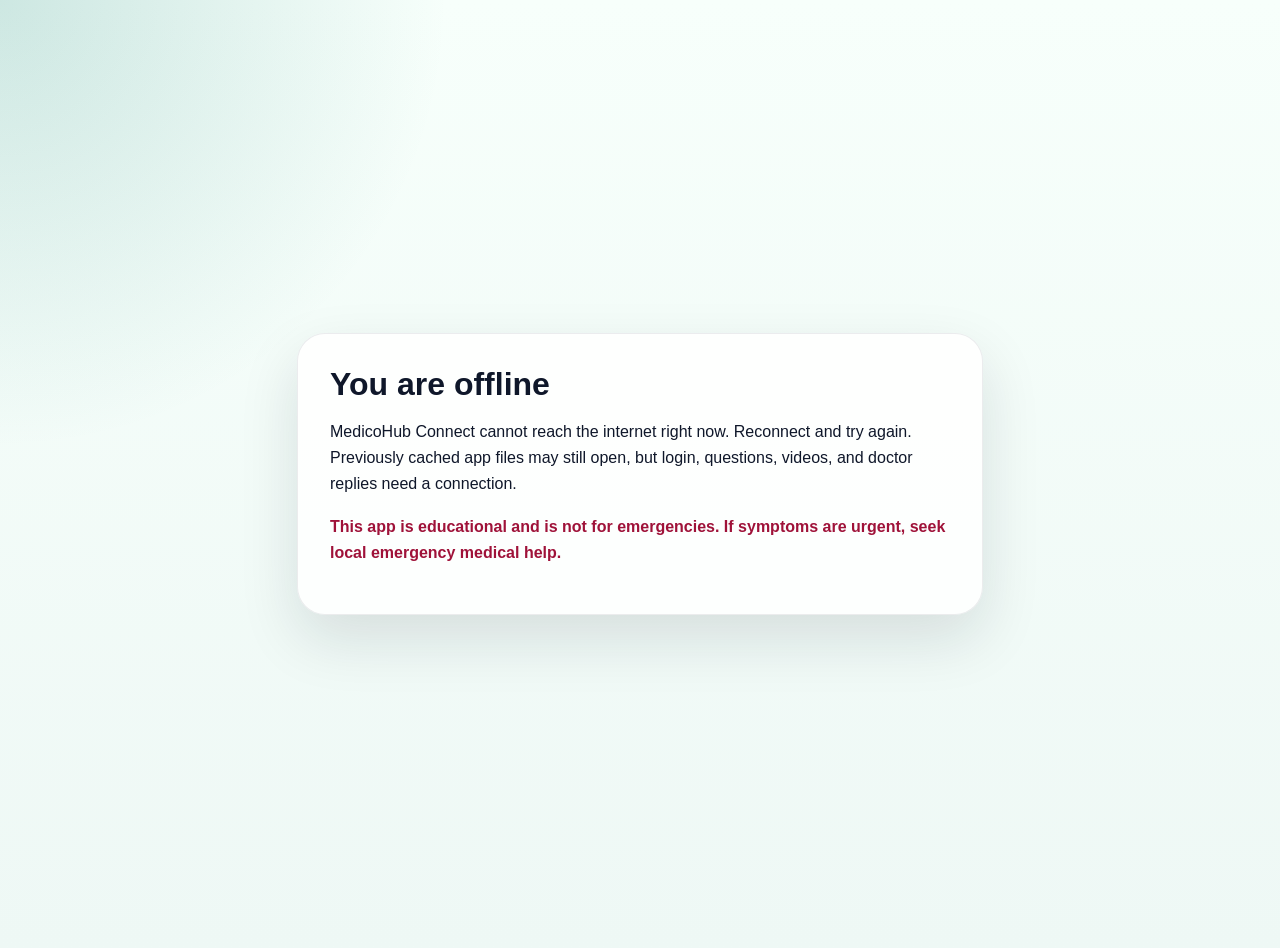
<file: frontend_flutter/web/offline.html>
<!doctype html>
<html lang="en">
  <head>
    <meta charset="utf-8" />
    <meta name="viewport" content="width=device-width, initial-scale=1" />
    <title>MedicoHub Connect offline</title>
    <meta name="theme-color" content="#0E7C70" />
    <style>
      body {
        margin: 0;
        min-height: 100vh;
        display: grid;
        place-items: center;
        padding: 24px;
        color: #0f172a;
        font-family: "Segoe UI", Avenir, sans-serif;
        background:
          radial-gradient(circle at top left, rgba(14, 124, 112, 0.18), transparent 28rem),
          linear-gradient(180deg, #f7fffb, #eef8f5);
      }
      main {
        max-width: 620px;
        padding: 32px;
        border: 1px solid rgba(15, 23, 42, 0.08);
        border-radius: 28px;
        background: rgba(255, 255, 255, 0.86);
        box-shadow: 0 24px 60px rgba(15, 23, 42, 0.12);
      }
      h1 {
        margin: 0 0 12px;
      }
      p {
        line-height: 1.65;
      }
      .warning {
        color: #9f1239;
        font-weight: 700;
      }
    </style>
  </head>
  <body>
    <main>
      <h1>You are offline</h1>
      <p>
        MedicoHub Connect cannot reach the internet right now. Reconnect and try again.
        Previously cached app files may still open, but login, questions, videos, and
        doctor replies need a connection.
      </p>
      <p class="warning">
        This app is educational and is not for emergencies. If symptoms are urgent, seek
        local emergency medical help.
      </p>
    </main>
  </body>
</html>
</file>
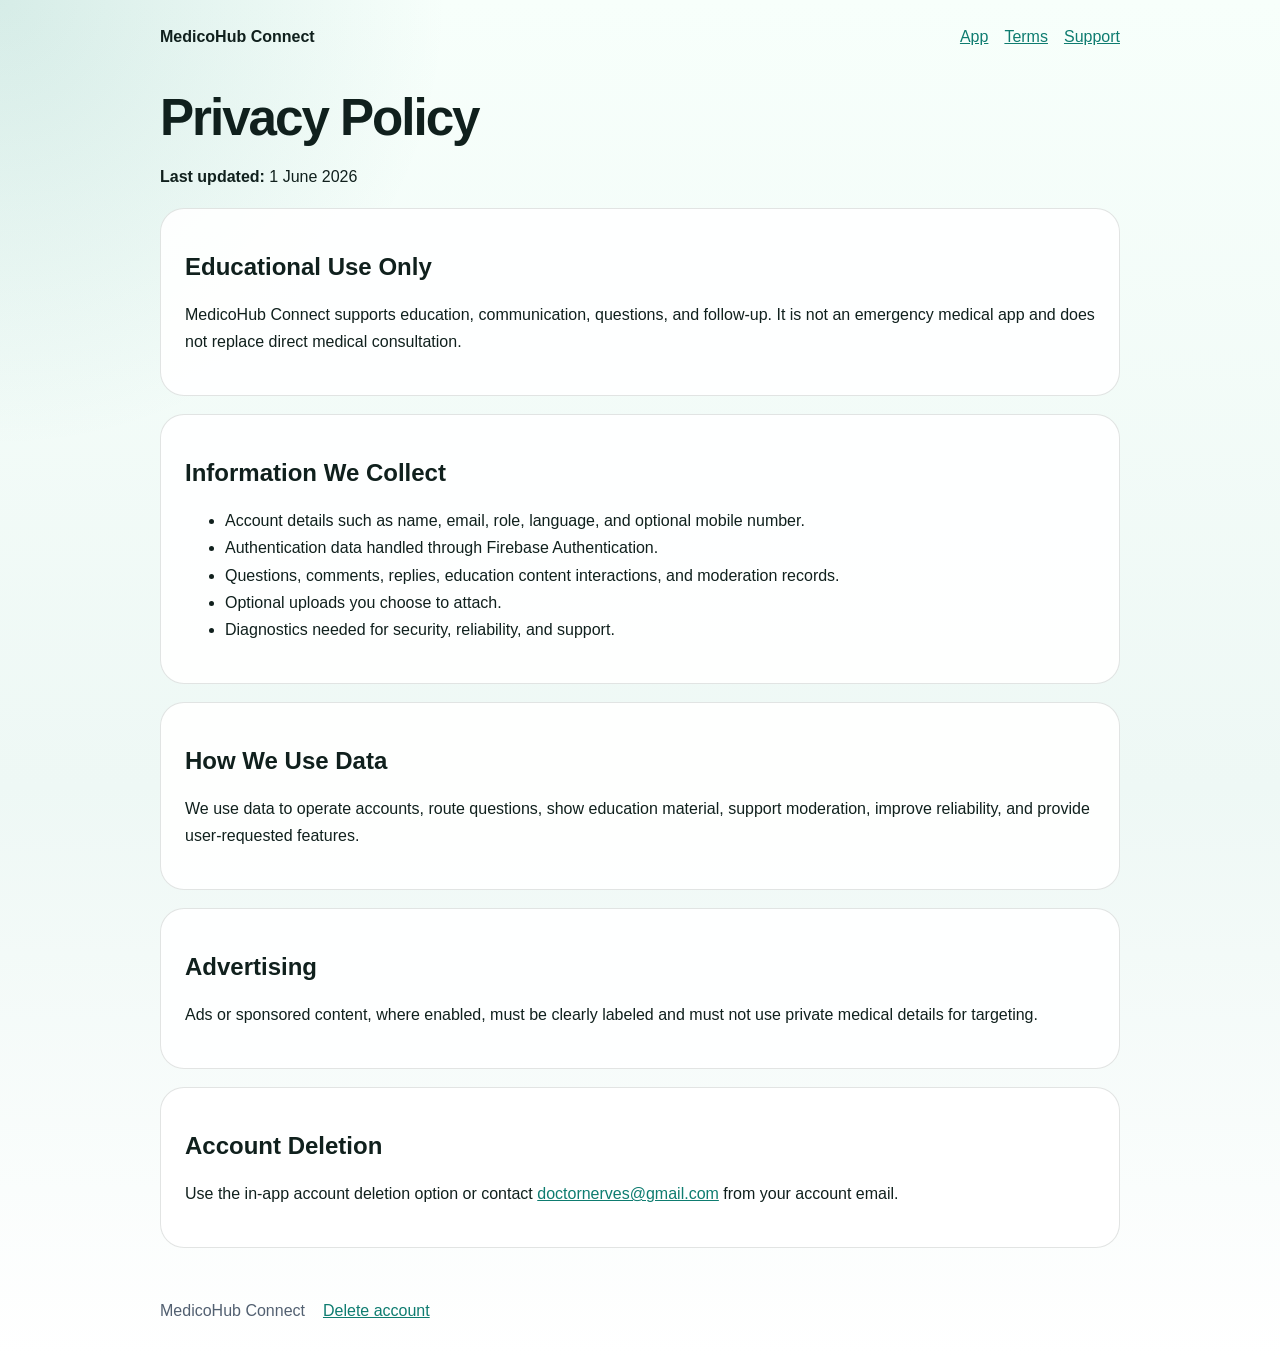
<file: frontend_flutter/web/privacy.html>
<!doctype html>
<html lang="en">
  <head>
    <meta charset="utf-8" />
    <meta name="viewport" content="width=device-width, initial-scale=1" />
    <title>Privacy Policy | MedicoHub Connect</title>
    <link rel="stylesheet" href="legal.css" />
  </head>
  <body>
    <header>
      <strong>MedicoHub Connect</strong>
      <nav><a href="/">App</a><a href="/terms">Terms</a><a href="/support">Support</a></nav>
    </header>
    <main>
      <h1>Privacy Policy</h1>
      <p><strong>Last updated:</strong> 1 June 2026</p>
      <section class="card">
        <h2>Educational Use Only</h2>
        <p>
          MedicoHub Connect supports education, communication, questions, and follow-up.
          It is not an emergency medical app and does not replace direct medical consultation.
        </p>
      </section>
      <section class="card">
        <h2>Information We Collect</h2>
        <ul>
          <li>Account details such as name, email, role, language, and optional mobile number.</li>
          <li>Authentication data handled through Firebase Authentication.</li>
          <li>Questions, comments, replies, education content interactions, and moderation records.</li>
          <li>Optional uploads you choose to attach.</li>
          <li>Diagnostics needed for security, reliability, and support.</li>
        </ul>
      </section>
      <section class="card">
        <h2>How We Use Data</h2>
        <p>
          We use data to operate accounts, route questions, show education material,
          support moderation, improve reliability, and provide user-requested features.
        </p>
      </section>
      <section class="card">
        <h2>Advertising</h2>
        <p>
          Ads or sponsored content, where enabled, must be clearly labeled and must not use
          private medical details for targeting.
        </p>
      </section>
      <section class="card">
        <h2>Account Deletion</h2>
        <p>
          Use the in-app account deletion option or contact
          <a href="mailto:doctornerves@gmail.com">doctornerves@gmail.com</a> from your account email.
        </p>
      </section>
    </main>
    <footer><span>MedicoHub Connect</span><a href="/delete-account">Delete account</a></footer>
  </body>
</html>
</file>
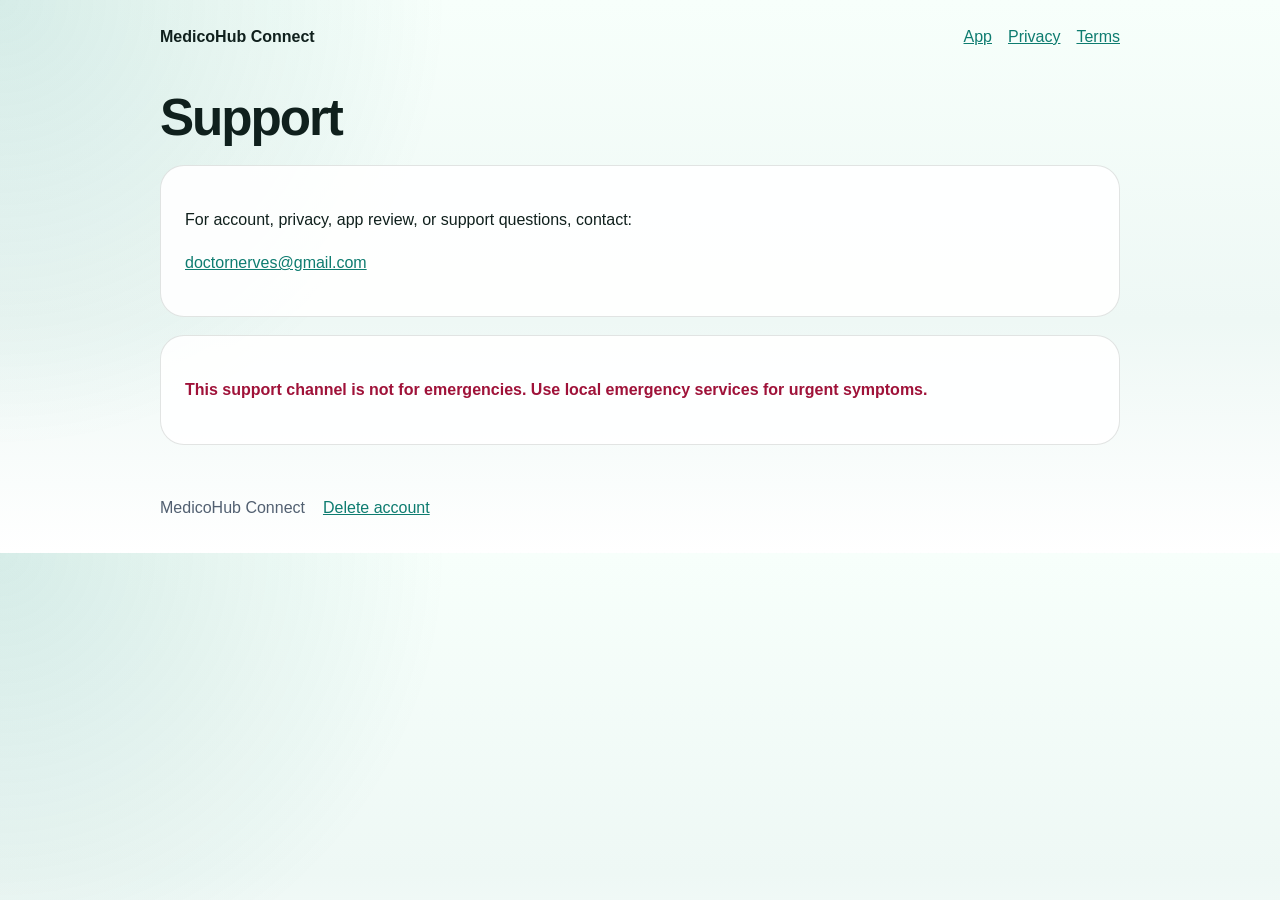
<file: frontend_flutter/web/support.html>
<!doctype html>
<html lang="en">
  <head>
    <meta charset="utf-8" />
    <meta name="viewport" content="width=device-width, initial-scale=1" />
    <title>Support | MedicoHub Connect</title>
    <link rel="stylesheet" href="legal.css" />
  </head>
  <body>
    <header><strong>MedicoHub Connect</strong><nav><a href="/">App</a><a href="/privacy">Privacy</a><a href="/terms">Terms</a></nav></header>
    <main>
      <h1>Support</h1>
      <section class="card">
        <p>For account, privacy, app review, or support questions, contact:</p>
        <p><a href="mailto:doctornerves@gmail.com">doctornerves@gmail.com</a></p>
      </section>
      <section class="card">
        <p class="warning">This support channel is not for emergencies. Use local emergency services for urgent symptoms.</p>
      </section>
    </main>
    <footer><span>MedicoHub Connect</span><a href="/delete-account">Delete account</a></footer>
  </body>
</html>
</file>
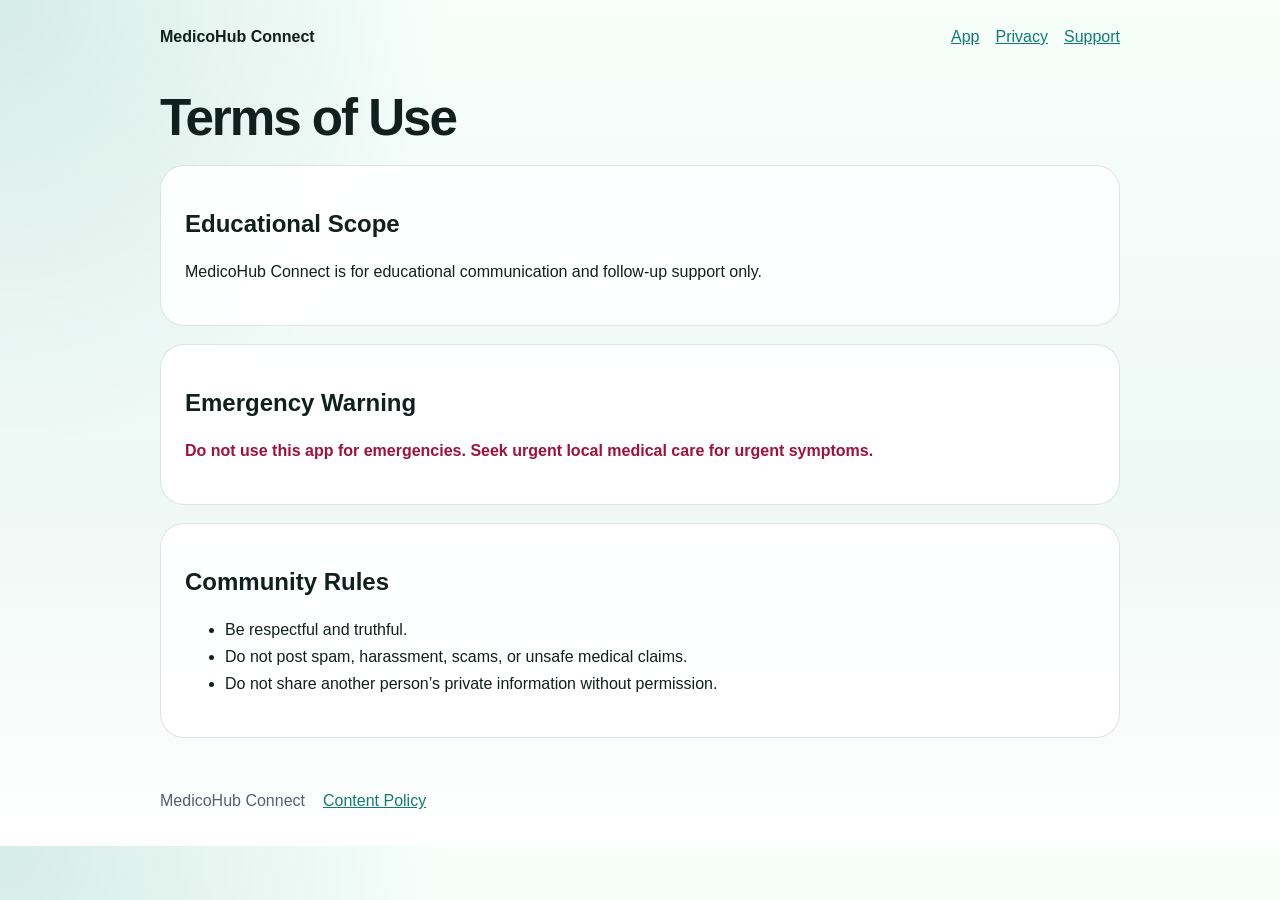
<file: frontend_flutter/web/terms.html>
<!doctype html>
<html lang="en">
  <head>
    <meta charset="utf-8" />
    <meta name="viewport" content="width=device-width, initial-scale=1" />
    <title>Terms of Use | MedicoHub Connect</title>
    <link rel="stylesheet" href="legal.css" />
  </head>
  <body>
    <header><strong>MedicoHub Connect</strong><nav><a href="/">App</a><a href="/privacy">Privacy</a><a href="/support">Support</a></nav></header>
    <main>
      <h1>Terms of Use</h1>
      <section class="card">
        <h2>Educational Scope</h2>
        <p>MedicoHub Connect is for educational communication and follow-up support only.</p>
      </section>
      <section class="card">
        <h2>Emergency Warning</h2>
        <p class="warning">Do not use this app for emergencies. Seek urgent local medical care for urgent symptoms.</p>
      </section>
      <section class="card">
        <h2>Community Rules</h2>
        <ul>
          <li>Be respectful and truthful.</li>
          <li>Do not post spam, harassment, scams, or unsafe medical claims.</li>
          <li>Do not share another person’s private information without permission.</li>
        </ul>
      </section>
    </main>
    <footer><span>MedicoHub Connect</span><a href="/content-policy">Content Policy</a></footer>
  </body>
</html>
</file>
<file: docs/site.css>
:root {
  --ink: #0f172a;
  --muted: #526071;
  --line: rgba(15, 23, 42, 0.08);
  --wash: #f4fbfb;
  --wash-strong: #e6f7f8;
  --accent: #0f7f83;
  --accent-strong: #0a676b;
  --card: rgba(255, 255, 255, 0.82);
  --shadow: 0 24px 70px rgba(15, 23, 42, 0.12);
}

* {
  box-sizing: border-box;
}

html {
  scroll-behavior: smooth;
}

body {
  margin: 0;
  color: var(--ink);
  font-family:
    "Avenir Next",
    "Segoe UI",
    "Helvetica Neue",
    sans-serif;
  background:
    radial-gradient(circle at top left, rgba(166, 239, 246, 0.72), transparent 30rem),
    radial-gradient(circle at top right, rgba(196, 181, 253, 0.36), transparent 28rem),
    linear-gradient(180deg, #fbffff 0%, #f4fbfb 55%, #ffffff 100%);
}

a {
  color: inherit;
  text-decoration: none;
}

.topbar,
main,
footer {
  width: min(1180px, calc(100% - 48px));
  margin: 0 auto;
}

.topbar {
  display: flex;
  align-items: center;
  justify-content: space-between;
  padding: 24px 0 18px;
}

.brand {
  display: flex;
  align-items: center;
  gap: 14px;
}

.brand img {
  width: 52px;
  height: 52px;
  border-radius: 18px;
  box-shadow: 0 10px 24px rgba(15, 23, 42, 0.08);
}

.brand strong,
.brand em {
  display: block;
}

.brand strong {
  font-size: 1.35rem;
  line-height: 1;
}

.brand em {
  margin-top: 4px;
  color: var(--accent-strong);
  font-style: normal;
  letter-spacing: 0.08em;
}

nav {
  display: flex;
  gap: 24px;
  color: var(--muted);
}

.hero {
  display: grid;
  grid-template-columns: minmax(0, 1fr) minmax(320px, 430px);
  align-items: center;
  gap: clamp(28px, 5vw, 80px);
  min-height: min(74vh, 760px);
  padding: 44px 0 60px;
}

.hero-copy h1 {
  max-width: 720px;
  margin: 0;
  font-size: clamp(2.45rem, 5vw, 4.7rem);
  line-height: 0.96;
  letter-spacing: -0.06em;
}

.hero-copy p {
  max-width: 620px;
  margin: 28px 0 0;
  color: var(--muted);
  font-size: clamp(1.02rem, 2vw, 1.25rem);
  line-height: 1.7;
}

.hero-actions {
  display: flex;
  flex-wrap: wrap;
  gap: 14px;
  margin-top: 32px;
}

.button {
  display: inline-flex;
  align-items: center;
  justify-content: center;
  min-height: 50px;
  padding: 0 22px;
  border-radius: 999px;
  font-weight: 600;
}

.button.primary {
  color: #fff;
  background: var(--accent);
  box-shadow: 0 16px 28px rgba(15, 127, 131, 0.22);
}

.button.secondary {
  border: 1px solid var(--line);
  background: rgba(255, 255, 255, 0.72);
}

.hero-device {
  justify-self: end;
  width: min(100%, 390px);
  padding: 18px;
  border: 1px solid rgba(255, 255, 255, 0.9);
  border-radius: 42px;
  background: rgba(255, 255, 255, 0.58);
  box-shadow: var(--shadow);
}

.hero-device img,
.screen-grid img {
  display: block;
  width: 100%;
  border-radius: 28px;
}

.feature-band {
  display: grid;
  grid-template-columns: repeat(3, 1fr);
  gap: 18px;
}

.feature-band article,
.notice,
.support {
  border: 1px solid var(--line);
  background: var(--card);
  backdrop-filter: blur(18px);
}

.feature-band article {
  min-height: 172px;
  padding: 26px;
  border-radius: 30px;
}

.feature-band h2,
.notice h2,
.support h2,
.section-heading h2 {
  margin: 0;
  font-size: 1.45rem;
}

.feature-band p,
.notice p,
.support p,
.section-heading p {
  margin: 14px 0 0;
  color: var(--muted);
  line-height: 1.7;
}

.screens {
  padding: 110px 0 88px;
}

.section-heading {
  max-width: 640px;
  margin-bottom: 34px;
}

.section-heading h2 {
  font-size: clamp(1.8rem, 3vw, 2.5rem);
  letter-spacing: -0.04em;
}

.screen-grid {
  display: grid;
  grid-template-columns: repeat(3, 1fr);
  gap: 22px;
}

figure {
  margin: 0;
  padding: 12px;
  border-radius: 34px;
  background: rgba(255, 255, 255, 0.76);
  box-shadow: 0 18px 48px rgba(15, 23, 42, 0.08);
}

figcaption {
  padding: 18px 10px 10px;
  color: var(--muted);
}

.notice {
  padding: 30px;
  border-radius: 34px;
}

.support {
  display: flex;
  align-items: center;
  justify-content: space-between;
  gap: 24px;
  margin-top: 22px;
  padding: 30px;
  border-radius: 34px;
}

.support div {
  max-width: 680px;
}

footer {
  display: flex;
  justify-content: space-between;
  gap: 18px;
  padding: 48px 0 36px;
  color: var(--muted);
}

.legal-page {
  max-width: 920px;
  padding: 38px 0 70px;
}

.legal-hero,
.legal-card {
  border: 1px solid var(--line);
  background: var(--card);
  backdrop-filter: blur(18px);
  box-shadow: 0 18px 48px rgba(15, 23, 42, 0.07);
}

.legal-hero {
  padding: clamp(30px, 5vw, 52px);
  border-radius: 38px;
}

.legal-hero h1 {
  margin: 0;
  font-size: clamp(2.2rem, 5vw, 4rem);
  letter-spacing: -0.06em;
}

.legal-hero p,
.legal-card p,
.legal-card li {
  color: var(--muted);
  line-height: 1.75;
}

.eyebrow {
  margin: 0 0 12px;
  color: var(--accent-strong);
  font-weight: 700;
  letter-spacing: 0.12em;
  text-transform: uppercase;
}

.legal-card {
  margin-top: 18px;
  padding: 28px;
  border-radius: 28px;
}

.legal-card h2 {
  margin: 0 0 12px;
}

.legal-card ul {
  margin: 0;
  padding-left: 1.3rem;
}

.legal-card a,
footer a {
  color: var(--accent-strong);
  font-weight: 700;
}

@media (max-width: 860px) {
  .topbar {
    align-items: flex-start;
    flex-direction: column;
    gap: 18px;
  }

  .hero {
    grid-template-columns: 1fr;
    min-height: auto;
    padding-top: 24px;
  }

  .hero-device {
    justify-self: start;
  }

  .feature-band,
  .screen-grid {
    grid-template-columns: 1fr;
  }

  .support {
    align-items: flex-start;
    flex-direction: column;
  }
}

@media (max-width: 560px) {
  .topbar,
  main,
  footer {
    width: min(100% - 28px, 1180px);
  }

  nav {
    gap: 16px;
    font-size: 0.94rem;
  }

  .hero-copy h1 {
    font-size: 2.25rem;
  }

  .hero-actions {
    flex-direction: column;
  }

  .button {
    width: 100%;
  }

  footer {
    flex-direction: column;
  }
}
</file>
<file: frontend_flutter/web/legal.css>
:root {
  color-scheme: light;
  --ink: #10201d;
  --muted: #526071;
  --accent: #0e7c70;
  --line: rgba(16, 32, 29, 0.12);
  --card: rgba(255, 255, 255, 0.9);
}

* {
  box-sizing: border-box;
}

body {
  margin: 0;
  color: var(--ink);
  font-family: "Segoe UI", Avenir, sans-serif;
  background:
    radial-gradient(circle at top left, rgba(14, 124, 112, 0.14), transparent 28rem),
    linear-gradient(180deg, #f7fffb, #eef8f5 58%, #ffffff);
}

a {
  color: var(--accent);
}

header,
main,
footer {
  width: min(960px, calc(100% - 40px));
  margin: 0 auto;
}

header {
  display: flex;
  justify-content: space-between;
  gap: 20px;
  padding: 28px 0 18px;
}

nav {
  display: flex;
  flex-wrap: wrap;
  gap: 16px;
}

h1 {
  margin: 24px 0 10px;
  font-size: clamp(2rem, 4vw, 3.4rem);
  letter-spacing: -0.04em;
}

.card {
  margin: 18px 0;
  padding: 24px;
  border: 1px solid var(--line);
  border-radius: 24px;
  background: var(--card);
}

p,
li {
  line-height: 1.7;
}

.warning {
  color: #9f1239;
  font-weight: 700;
}

footer {
  display: flex;
  flex-wrap: wrap;
  gap: 18px;
  padding: 36px 0;
  color: var(--muted);
}
</file>
